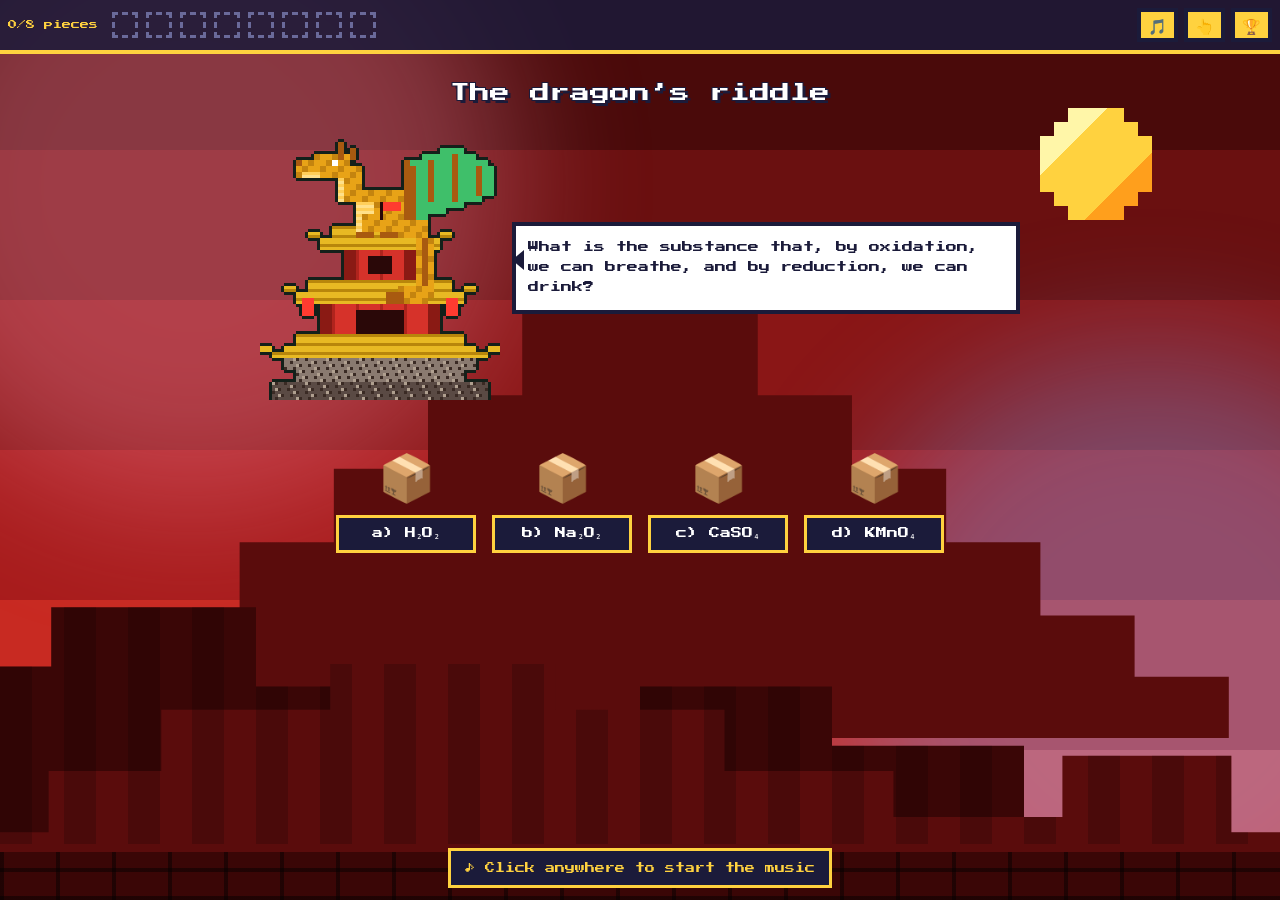
<file: index.html>
<!DOCTYPE html>
<html lang="en"><head><meta charset="utf-8">
<meta name="viewport" content="width=device-width, initial-scale=1, viewport-fit=cover">
<title>Chem Quest: Collect the Puzzle</title>
<link href="https://fonts.googleapis.com/css2?family=Press+Start+2P&display=swap" rel="stylesheet">
<link rel="stylesheet" href="style.css"></head>
<body>
<div class="hud" id="hud"><div class="snd"><button id="bm" title="Music on/off" aria-label="Music on/off">🎵</button><button id="bc" title="Click sounds on/off" aria-label="Click sounds on/off">👆</button><button id="br" title="Win and lose sounds on/off" aria-label="Win and lose sounds on/off">🏆</button></div><span id="prog"></span></div>
<div id="live" class="d"><i class="blob b1"></i><i class="blob b2"></i><i class="sun"></i><i class="moon"></i><div class="stars"></div><i class="mtn"></i><i class="cl c1"></i><i class="cl c2"></i><i class="cl c3"></i><i class="hill h2"></i><i class="hill h1"></i></div>
<main id="stage" aria-live="polite"><div id="fit"></div></main>
<svg id="wire"></svg>
<script src="script.js"></script></body></html>
</file>
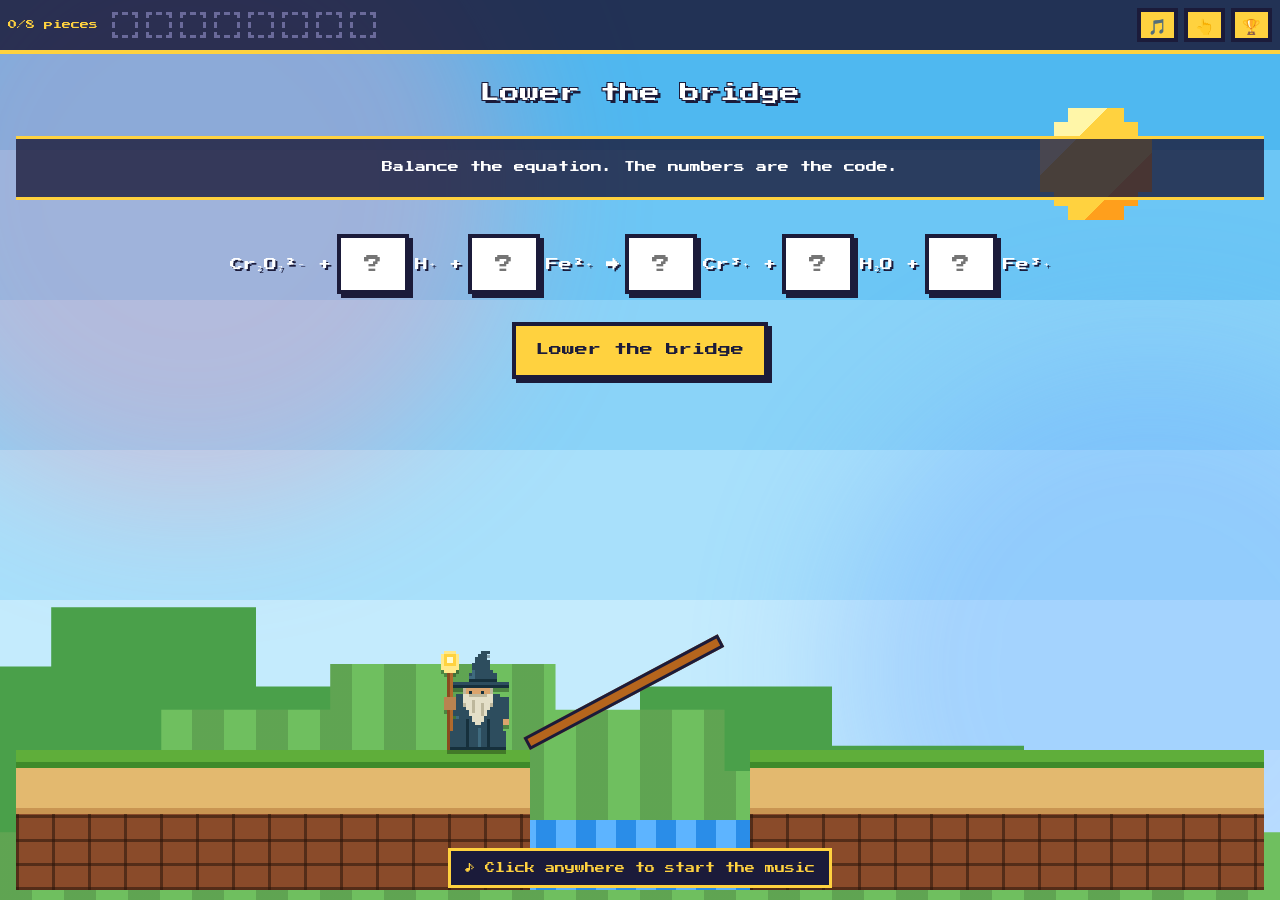
<file: Chem Quest_ Collect the Puzzle (2).html>
<!DOCTYPE html>
<html lang="en"><head><meta charset="utf-8">
<meta name="viewport" content="width=device-width, initial-scale=1, viewport-fit=cover">
<title>Chem Quest: Collect the Puzzle</title>
<link href="https://fonts.googleapis.com/css2?family=Press+Start+2P&display=swap" rel="stylesheet">
<style>
:root{--navy:#1b1b3a;--gold:#ffd23f;--red:#e8383d;--cream:#fff4d6;color-scheme:light;box-sizing:border-box}
*,*::before,*::after{box-sizing:inherit}
html,body{margin:0;height:100%}
body{font-family:'Press Start 2P',ui-monospace,monospace;font-size:11px;line-height:1.8;color:#fff;overflow-x:hidden;touch-action:manipulation}
#stage{position:relative;min-height:100dvh;padding:64px 16px 24px;padding-top:calc(64px + env(safe-area-inset-top,0px));display:flex;flex-direction:column;align-items:center;transition:background .6s;animation:in .5s}
@keyframes in{from{opacity:0;transform:scale(.97)}}
.hud{position:fixed;top:0;left:0;right:0;z-index:20;display:flex;justify-content:center;align-items:center;gap:8px;padding:8px;padding-top:calc(8px + env(safe-area-inset-top,0px));background:rgba(27,27,58,.85);border-bottom:4px solid var(--gold)}
.hud span{font-size:9px;color:var(--gold);margin-right:6px}
.slot{width:26px;height:26px;border:3px dashed #6a6a9a}
.slot.full{border:3px solid #fff;background:var(--c);box-shadow:0 0 12px var(--c);animation:pop .4s steps(4)}
@keyframes pop{50%{transform:scale(1.5)}}
.ttl{font-size:clamp(13px,3.4vw,20px);line-height:1.5;text-align:center;margin:6px 0 8px;text-shadow:3px 3px 0 var(--navy),-1px -1px 0 var(--navy),1px -1px 0 var(--navy),-1px 1px 0 var(--navy)}
.band{width:100vw;background:rgba(27,27,58,.8);padding:12px 18px;text-align:center;margin-bottom:14px;border-block:3px solid var(--gold)}
.msg{min-height:22px;color:#ffe45e;text-shadow:2px 2px 0 var(--navy);text-align:center;margin-top:8px}
button{font:inherit;font-size:10px;color:var(--navy);background:var(--gold);border:4px solid var(--navy);box-shadow:4px 4px 0 var(--navy);padding:10px 14px;cursor:pointer;line-height:1.6;text-align:center}
button:hover:not(:disabled){transform:translateY(-3px)}
button:active:not(:disabled){transform:translate(3px,3px);box-shadow:1px 1px 0 var(--navy)}
button:focus-visible,.gate:focus-visible{outline:4px solid #2ec4b6;outline-offset:3px}
button:disabled{opacity:.5}
.big{font-size:13px;padding:14px 20px;animation:glowb 1s infinite alternate}
@keyframes glowb{to{box-shadow:4px 4px 0 var(--navy),0 0 24px 6px var(--gold)}}
.shake{animation:shake .4s steps(8)!important}
@keyframes shake{25%{transform:translateX(-9px)}75%{transform:translateX(9px)}}
.row{display:flex;flex-wrap:wrap;justify-content:center;gap:14px}
/* bridge */
.eq{display:flex;flex-wrap:wrap;justify-content:center;align-items:center;gap:8px 6px;font-size:13px;text-shadow:2px 2px 0 var(--navy);margin-bottom:10px}
.num{display:flex;flex-direction:column;align-items:center}
.num b{cursor:pointer;color:var(--gold);padding:2px 10px;user-select:none}
.num span{background:#fff;color:var(--navy);min-width:48px;text-align:center;padding:6px;border:4px solid var(--navy);font-size:14px}
.world{position:relative;width:100vw;height:230px;margin-top:auto}
.river{position:absolute;left:0;right:0;bottom:0;height:70px;background:repeating-linear-gradient(90deg,#2a8de8 0 20px,#5db4ff 20px 40px);animation:flow 1s steps(4) infinite}
@keyframes flow{to{background-position:40px 0}}
.cliff{position:absolute;bottom:0;width:30%;height:120px;background:#7a5230;border-top:10px solid #4caf50}
.cliff.l{left:0}.cliff.r{right:0}
.plank{position:absolute;left:30%;bottom:120px;width:40%;height:14px;background:#b5651d;border:3px solid var(--navy);transform-origin:left bottom;transform:rotate(-78deg);transition:transform 1.3s steps(10)}
.plank.down{transform:rotate(0)}
.hero{position:absolute;left:10%;bottom:130px;font-size:64px;transition:left 1.6s steps(16)}
.hero.go{left:80%}
/* colors */
.lants{display:flex;gap:min(10vw,70px);margin:4px 0 10px}
.orb{width:58px;height:58px;border-radius:50%;background:#444;border:4px solid #000;transition:.4s;position:relative}
.orb::before{content:'';position:absolute;left:50%;bottom:100%;width:4px;height:40px;background:#aaa}
.orb.on{background:var(--c);box-shadow:0 0 0 8px rgba(255,255,255,.35),0 0 40px 18px var(--c)}
.pal{margin-top:auto}
.sw{width:64px;height:64px;border-radius:50%;background:var(--c);padding:0;border:5px solid #fff;box-shadow:0 0 0 4px var(--navy)}
/* gates */
.gates{display:flex;flex-wrap:wrap;justify-content:center;gap:14px;width:min(1000px,100%)}
.gate{flex:1 1 200px;max-width:230px;cursor:pointer;text-align:center;display:flex;flex-direction:column;align-items:center}
.door{font-size:60px;line-height:1.1;transition:.3s}
.gate:hover .door{transform:scale(1.15)}
.sign{background:#8a5a2b;border:4px solid var(--navy);padding:8px;color:#fff;margin-top:4px;font-size:9px;line-height:1.7}
.sign b{color:var(--gold);display:block}
.gate.good .door{filter:drop-shadow(0 0 16px var(--gold))}
.gate.bad{pointer-events:none;filter:grayscale(1);opacity:.7}
#hero{position:absolute;bottom:14px;left:calc(50% - 32px);font-size:64px;transition:transform 1.3s ease-in-out;z-index:5}
/* dragon */
.dragon{display:flex;align-items:center;gap:12px;max-width:760px;width:100%;margin-bottom:14px}
.d{font-size:min(22vw,110px);line-height:1;animation:bob 2s ease-in-out infinite}
.d.happy{animation:hop .5s steps(4) 3}
@keyframes hop{50%{transform:translateY(-18px) rotate(-8deg)}}
.d.fire::after{content:'🔥🔥';position:absolute;font-size:44px;animation:in .3s}
.bubble{background:#fff;color:var(--navy);border:4px solid var(--navy);padding:12px;flex:1;position:relative}
.bubble::before{content:'';position:absolute;left:-14px;top:24px;border:10px solid transparent;border-right:12px solid var(--navy)}
.chests{display:flex;flex-wrap:wrap;justify-content:center;gap:16px}
.chest{width:140px;text-align:center;cursor:pointer;animation:bob 2s ease-in-out infinite}
.chest:nth-child(2n){animation-delay:.5s}
@keyframes bob{50%{transform:translateY(-8px)}}
.chest i{display:block;font-size:46px;font-style:normal}
.chest span{display:block;background:var(--navy);padding:6px;margin-top:2px;border:3px solid var(--gold)}
.chest.bad{filter:grayscale(1);pointer-events:none;opacity:.6}
.chip{background:#fff}
.chip.on{background:var(--gold);transform:scale(1.06)}
.q{margin:12px 0 4px;text-shadow:2px 2px 0 var(--navy);text-align:center}
/* IR */
.cage{height:100px;width:min(320px,80vw);border:5px solid #222;background:repeating-linear-gradient(90deg,#222 0 7px,transparent 7px 30px);display:grid;place-items:center;font-size:64px;transition:transform 1.3s steps(8),opacity 1.3s}
.cage.open{transform:translateY(-60px);opacity:.1}
.ir{display:flex;justify-content:space-between;width:min(760px,100%);margin-top:30px}
.col{display:flex;flex-direction:column;gap:26px}
.tok{touch-action:none;cursor:grab;user-select:none}
.tok.done{background:var(--c)}
#wire{position:fixed;inset:0;width:100%;height:100%;pointer-events:none;z-index:10}
/* puzzle */
.pz{display:flex;align-items:center;justify-content:center;flex-wrap:wrap;margin:10px 0 30px}
.pp{background:#2a4d9b;border:4px solid var(--navy);padding:18px 14px;text-align:center;border-radius:6px 22px 22px 6px}
.pp.r{background:#5b3a9b;border-radius:22px 6px 6px 22px}
.gap{min-width:150px;min-height:82px;border:4px dashed var(--gold);display:grid;place-items:center;margin:0 -4px;text-align:center;padding:6px;animation:glowb 1s infinite alternate}
.gap.fit{border-style:solid;background:var(--gold);color:var(--navy);animation:pop .4s steps(4)}
.frag{touch-action:none;cursor:grab;user-select:none;background:#fff;color:var(--navy);border:4px solid var(--navy);border-radius:22px 6px 6px 22px;padding:14px;text-align:center;min-width:130px;box-shadow:4px 4px 0 var(--navy);position:relative;z-index:6}
.frag.back{transition:transform .4s}
/* piece fly */
.pc{width:64px;height:64px;background:var(--c);border:4px solid #fff;border-radius:10px;display:grid;place-items:center;font-size:24px;color:var(--navy)}
.pc.fly{position:fixed;left:calc(50% - 32px);top:36%;z-index:50;transform:scale(0);transition:transform .8s cubic-bezier(.3,1.5,.5,1)}
.pc.fly.show{transform:scale(1.9)}
.pc.fly.go{transition:transform .8s ease-in}
.glow{position:absolute;inset:-80px;z-index:-1;background:radial-gradient(circle,#fffbd0 0,var(--gold) 35%,rgba(255,210,63,0) 70%);animation:pulse .6s steps(4) infinite alternate}
@keyframes pulse{to{transform:scale(1.3)}}
/* final */
.board{display:grid;grid-template-columns:repeat(4,1fr);gap:8px;width:min(560px,92vw);height:min(280px,50vw);margin:20px auto;padding:10px;border:6px solid var(--gold);box-shadow:0 0 40px 10px rgba(255,210,63,.5);background:rgba(255,255,255,.06)}
.board i{border:3px dashed rgba(255,255,255,.45)}
#stage{z-index:1}
#live{position:fixed;inset:0;z-index:0;overflow:hidden;pointer-events:none}
#live i{position:absolute;display:block}
#live .sun,#live .moon,#live .cl,#live .stars{display:none}
#live.d .sun,#live.d .cl,#live.f .sun{display:block}
#live.n .moon,#live.n .stars,#live.f .stars{display:block}
.sun{width:110px;height:110px;border-radius:50%;background:radial-gradient(circle,#fff7b0 30%,#ffd23f 60%,rgba(255,210,63,0) 72%);right:10%;top:12%;box-shadow:0 0 80px 30px rgba(255,210,63,.6);animation:pulse 2s ease-in-out infinite alternate}
.moon{width:90px;height:90px;border-radius:50%;background:#fffbe0;box-shadow:inset -18px -6px 0 #d9d2a8,0 0 60px 18px rgba(255,255,220,.5);right:12%;top:12%;animation:bob 4s ease-in-out infinite}
.cl{height:46px;width:140px;background:#fff;border-radius:50px;opacity:.92;top:18%;left:-250px;animation:drift 42s linear infinite}
.cl::before,.cl::after{content:'';position:absolute;background:#fff;border-radius:50%}
.cl::before{width:60px;height:60px;left:20px;top:-28px}.cl::after{width:46px;height:46px;left:75px;top:-18px}
.c2{top:34%;animation-duration:64s;animation-delay:-22s;scale:.7}.c3{top:8%;animation-duration:80s;animation-delay:-50s;scale:.5}
@keyframes drift{to{transform:translateX(calc(100vw + 500px))}}
.hill{left:-5%;right:-5%;bottom:-24px;height:30vh;border-radius:50% 50% 0 0/100% 100% 0 0;background:var(--h1,#6fbf5f);animation:sway 8s ease-in-out infinite alternate}
.hill.h2{height:40vh;left:-20%;right:20%;background:var(--h2,#4aa04a);animation-duration:11s}
@keyframes sway{to{transform:translateX(40px)}}
.blob{width:50vmax;height:50vmax;border-radius:50%;filter:blur(70px);opacity:.35;animation:wander 14s ease-in-out infinite alternate}
.b1{background:#ff8fab;left:-10%;top:-15%}.b2{background:#6aa6ff;right:-15%;bottom:-10%;animation-delay:-7s}
@keyframes wander{to{transform:translate(20vw,12vh) scale(1.2)}}
.stars{position:absolute;inset:0}
.stars span{position:absolute;width:3px;height:3px;background:#fff;animation:tw 2s infinite alternate}
@keyframes tw{to{opacity:.1;transform:scale(2.2)}}
.hv{display:inline-block;width:1em;height:1.25em;vertical-align:bottom}
.hv svg,.hv img{width:100%;height:100%;object-fit:contain;display:block;filter:drop-shadow(0 4px 0 rgba(0,0,0,.3))}
.orbg{transform-box:fill-box;transform-origin:center;animation:pulse .7s ease-in-out infinite alternate}
.hero{animation:bob 1s steps(2) infinite}
.cl{width:160px;height:64px;background:linear-gradient(#fff 0 70%,#c9e4ff 70%);clip-path:polygon(0 100%,0 50%,12.5% 50%,12.5% 25%,25% 25%,25% 0,62.5% 0,62.5% 25%,75% 25%,75% 50%,100% 50%,100% 100%);border-radius:0;animation-timing-function:steps(150)}
.cl::before,.cl::after{display:none}
.sun{width:112px;height:112px;border-radius:0;box-shadow:none;background:linear-gradient(135deg,#fff6a8 0 30%,#ffd23f 30% 70%,#ff9f1c 70%);clip-path:polygon(25% 0,75% 0,75% 12.5%,87.5% 12.5%,87.5% 25%,100% 25%,100% 75%,87.5% 75%,87.5% 87.5%,75% 87.5%,75% 100%,25% 100%,25% 87.5%,12.5% 87.5%,12.5% 75%,0 75%,0 25%,12.5% 25%,12.5% 12.5%,25% 12.5%);animation:bob 2s steps(4) infinite}
.moon{width:96px;height:96px;border-radius:0;box-shadow:none;background:linear-gradient(135deg,#fffbe0 0 55%,#cfc89a 55%);clip-path:polygon(25% 0,75% 0,75% 12.5%,87.5% 12.5%,87.5% 25%,100% 25%,100% 75%,87.5% 75%,87.5% 87.5%,75% 87.5%,75% 100%,25% 100%,25% 87.5%,12.5% 87.5%,12.5% 75%,0 75%,0 25%,12.5% 25%,12.5% 12.5%,25% 12.5%);animation:bob 4s steps(4) infinite}
.hill{border-radius:0;height:34vh;background-color:var(--h1,#6fbf5f);background-image:repeating-linear-gradient(90deg,rgba(0,0,0,.14) 0 32px,transparent 32px 64px);clip-path:polygon(0 100%,0 70%,8% 70%,8% 50%,16% 50%,16% 30%,28% 30%,28% 15%,44% 15%,44% 30%,56% 30%,56% 50%,68% 50%,68% 65%,80% 65%,80% 45%,92% 45%,92% 70%,100% 70%,100% 100%);animation:sway 10s steps(10) infinite alternate}
.hill.h2{height:44vh;background-color:var(--h2,#4aa04a);clip-path:polygon(0 100%,0 55%,12% 55%,12% 35%,24% 35%,24% 20%,40% 20%,40% 40%,52% 40%,52% 60%,70% 60%,70% 40%,85% 40%,85% 55%,100% 55%,100% 100%);animation-duration:14s}
.blob{display:none}
.hv{width:1em;height:1.3em}
.pxs{width:min(46vw,210px);flex:none;font-size:0}
.pxs svg{width:100%;height:auto;display:block}
#live .mtn{display:none}
#live.m .mtn,#live.m .cl{display:block}
.mtn{left:4%;right:4%;bottom:18vh;height:68vh;background:linear-gradient(#f6fcff 0 20%,#d3e6f0 20% 28%,#9bbfd0 28% 45%,#6f9bb3 45% 70%,#4c7a94 70%);clip-path:polygon(0 100%,0 90%,8% 90%,8% 80%,16% 80%,16% 68%,24% 68%,24% 56%,32% 56%,32% 44%,40% 44%,40% 30%,46% 30%,46% 16%,54% 16%,54% 30%,60% 30%,60% 44%,68% 44%,68% 56%,76% 56%,76% 68%,84% 68%,84% 80%,92% 80%,92% 90%,100% 90%,100% 100%)}
#live.m .hill{background-image:repeating-conic-gradient(rgba(0,0,0,.2) 0 25%,transparent 0 50%);background-size:16px 16px}
#live.g::after{display:none}
.cliff{height:140px;border-top:none;background:linear-gradient(#5fae3a 0 12px,#3f8a2a 12px 18px,#e3b96f 18px 58px,#c99552 58px 64px,#8a4b2a 64px)}
.cliff::after{content:'';position:absolute;left:0;right:0;top:64px;bottom:0;background:repeating-linear-gradient(90deg,rgba(40,20,10,.55) 0 3px,transparent 3px 36px),repeating-linear-gradient(0deg,rgba(40,20,10,.55) 0 3px,transparent 3px 24px)}
.hero{bottom:140px;font-size:76px}
.num input{width:72px;font:inherit;font-size:18px;text-align:center;padding:10px 4px;border:4px solid var(--navy);box-shadow:4px 4px 0 var(--navy);background:#fff;color:var(--navy);-moz-appearance:textfield}
.num input::-webkit-inner-spin-button,.num input::-webkit-outer-spin-button{-webkit-appearance:none;margin:0}
.num input:focus{outline:4px solid var(--gold);outline-offset:2px}
.plank{bottom:140px}
#hero{font-size:76px;left:calc(50% - 38px)}
.stars span{width:4px;height:4px;animation-timing-function:steps(2)}
#live::after{content:'';position:absolute;left:0;right:0;bottom:0;height:56px;border-top:8px solid var(--h1,#6fbf5f);background:repeating-linear-gradient(90deg,rgba(0,0,0,.45) 0 4px,transparent 4px 56px),repeating-linear-gradient(0deg,rgba(0,0,0,.45) 0 4px,transparent 4px 28px),var(--h2,#4aa04a)}
#fit>*{animation:drop .7s cubic-bezier(.3,1.7,.5,1) backwards}
#fit>*:nth-child(2){animation-delay:.1s}#fit>*:nth-child(3){animation-delay:.2s}#fit>*:nth-child(4){animation-delay:.3s}#fit>*:nth-child(5){animation-delay:.4s}
@keyframes drop{from{transform:translateY(-60px) scale(.7);opacity:0}}
.ttl{animation:wig 2.4s ease-in-out infinite}
@keyframes wig{50%{transform:rotate(-1.2deg) scale(1.04)}}
.hero{animation:bob 1s ease-in-out infinite}
.sw:hover:not(:disabled){animation:none;transform:scale(1.2) rotate(10deg)}
.sw{animation:bob 2.4s ease-in-out infinite}.sw:nth-child(2n){animation-delay:.4s}
.gate .door{animation:bob 2s ease-in-out infinite}.gate:nth-child(2n) .door{animation-delay:.5s}
#fx{position:fixed;inset:0;overflow:hidden;pointer-events:none;z-index:2}
#fx span{position:absolute;bottom:-60px;opacity:.35;animation:rise linear infinite}
@keyframes rise{to{transform:translateY(-115vh) rotate(360deg)}}
.mute{position:absolute;right:10px;padding:3px 8px;font-size:14px;box-shadow:none}
.cf{position:fixed;left:50vw;top:36vh;width:10px;height:14px;z-index:60;pointer-events:none;animation:burst 1.6s ease-out forwards}
@keyframes burst{40%{transform:translate(calc(var(--dx)*.7),var(--up)) rotate(calc(var(--r)*.5))}to{transform:translate(var(--dx),60vh) rotate(var(--r));opacity:0}}
.spk{position:fixed;z-index:80;pointer-events:none;color:var(--gold);font-size:16px;animation:spark .6s ease-out forwards}
@keyframes spark{to{transform:translate(var(--dx),var(--dy)) scale(0);opacity:0}}
.flash{position:fixed;inset:0;background:#fff;z-index:55;pointer-events:none;animation:fl .6s forwards}
@keyframes fl{from{opacity:.7}to{opacity:0}}
.cheer{position:fixed;top:16%;left:0;right:0;text-align:center;font-size:clamp(22px,7vw,46px);color:#ffe45e;text-shadow:4px 4px 0 #1b1b3a;z-index:70;pointer-events:none;animation:cheer 1.4s forwards}
@keyframes cheer{0%{transform:scale(0) rotate(-12deg)}30%{transform:scale(1.25) rotate(4deg)}100%{transform:scale(1) translateY(-50px);opacity:0}}
.pxs{width:240px;flex:none;font-size:0}
.pxi{width:100%;display:block;image-rendering:pixelated}
@media (max-width:520px){.pxs{width:160px}}
.world{height:250px}
.cliff{width:36%}
.plank{left:36%;width:0;height:14px;transform:none;transition:width 1.3s steps(10)}
.plank.down{width:28%}
.pzw{position:relative;margin:6px auto 0}
.pzb{position:absolute;left:0;top:0;outline:4px dashed var(--gold);background:rgba(255,255,255,.1)}
.pzb::before{content:'';position:absolute;inset:0;background:var(--img) 0 0/100% 100%;opacity:.18}
.pc2{position:absolute;touch-action:none;cursor:grab;filter:drop-shadow(0 4px 4px rgba(0,0,0,.5));transition:transform .15s}
.pc2.ok{cursor:default;filter:none}
.pi{position:absolute;inset:0;background-image:var(--img);background-repeat:no-repeat}
.ol{position:absolute;inset:0;pointer-events:none;overflow:visible}
.ol path{fill:none;stroke:#fff;stroke-width:2;stroke-linejoin:round}
.pzw.done .ol path{opacity:0}
.pzw.done .pzb{outline-color:#7bd389}
.term{display:inline-flex;align-items:center;gap:6px;white-space:nowrap}
.world{height:270px}
.cliff{width:calc(50% - 110px)}
.plank{left:calc(50% - 110px);width:220px;height:14px;transform:rotate(-28deg);transform-origin:left bottom;transition:transform 1.3s steps(10)}
.plank.down{width:220px;transform:rotate(0)}
.hero{left:max(8px,calc(50% - 200px))}
.hero.go{left:calc(50% + 130px)}
#live .mtn{display:none}
#live.c .sun,#live.c .mtn{display:block}
#live.c .mtn{background:linear-gradient(#7a1414 0 25%,#5a0c0c 25%)}
#live.c .hill{background-image:repeating-linear-gradient(90deg,rgba(0,0,0,.18) 0 32px,transparent 32px 64px)}
.hud{flex-wrap:wrap}
.snd{order:9;margin-left:auto;display:flex;gap:6px}
.snd button{padding:3px 7px;font-size:15px;box-shadow:none;line-height:1.3}
.snd button.off{background:linear-gradient(135deg,transparent 44%,#e8383d 44% 56%,transparent 56%),var(--gold);filter:grayscale(.7);opacity:.7}
.ttl{margin:12px 0 26px;line-height:1.7}
.band{margin:0 0 34px;padding:18px 20px;line-height:2}
.eq{margin-bottom:28px}
.lants{margin:26px 0 30px}
.dragon{margin-bottom:30px}
.gates{margin-top:8px}
.q{margin:22px 0 10px}
.ir{margin-top:44px}
.pz{margin:24px 0 36px}
.msg{margin-top:18px}
html,body{height:100%;overflow:hidden}
#stage{height:100dvh;min-height:0;overflow:hidden;padding:0;display:block}
#fit{position:absolute;left:0;top:var(--hud,52px);transform-origin:0 0;display:flex;flex-direction:column;align-items:center;padding:10px 16px;box-sizing:border-box;width:100vw}
.band,.world{width:100%}
.hint{position:fixed;bottom:12px;left:0;right:0;margin:auto;width:max-content;max-width:92vw;z-index:30;background:var(--navy);color:var(--gold);border:3px solid var(--gold);padding:8px 14px;font-size:10px;pointer-events:none}
@media (prefers-reduced-motion:reduce){*{animation:none!important;transition-duration:.01s!important}}
</style></head>
<body>
<div class="hud" id="hud"><div class="snd"><button id="bm" title="Music on/off" aria-label="Music on/off">🎵</button><button id="bc" title="Click sounds on/off" aria-label="Click sounds on/off">👆</button><button id="br" title="Win and lose sounds on/off" aria-label="Win and lose sounds on/off">🏆</button></div><span id="prog"></span></div>
<div id="live" class="d"><i class="blob b1"></i><i class="blob b2"></i><i class="sun"></i><i class="moon"></i><div class="stars"></div><i class="mtn"></i><i class="cl c1"></i><i class="cl c2"></i><i class="cl c3"></i><i class="hill h2"></i><i class="hill h1"></i></div>
<main id="stage" aria-live="polite"><div id="fit"></div></main>
<svg id="wire"></svg>
<script>
/* ===== EDIT ANSWERS HERE ===== */
const ANS={bridge:[14,6,2,7,6],colors:['blue','red','violet'],zimm:1,dragon:0,ir:[2,0,1],c13:2,nmr:2};
/* ============================= */
const COL=['#e8383d','#ffd23f','#2ec4b6','#ff8fab','#5b8def','#9b5de5','#ff9f1c','#7bd389'];
const BG=['linear-gradient(#7fd8ff,#e6f7ff 55%,#8bd36b)','linear-gradient(#150f3a,#4a2f7a 70%,#8a3f9b)','linear-gradient(#ffb36b,#ffe3a8 50%,#c8a45a)','linear-gradient(#2a0a0a,#8a1c1c 70%,#e8683d)','linear-gradient(#10243a,#245a7a 70%,#2ec4b6)','linear-gradient(#a8e6a0,#e9ffd8 55%,#6fbf5f)','linear-gradient(#3a0f4a,#a33a8a 70%,#ff9f6b)','linear-gradient(#0f1f4a,#2a4d9b 70%,#6aa6ff)'];
const $=s=>document.querySelector(s),st=$('#stage'),live=$('#live'),slots=[];let got=0;
for(let i=0;i<8;i++){const s=document.createElement('div');s.className='slot';$('#hud').appendChild(s);slots.push(s)}
const shake=e=>{sfx('bad');e.classList.remove('shake');void e.offsetWidth;e.classList.add('shake')};
const msg=t=>{const m=$('#msg');if(m)m.textContent=t};
const band=(...c)=>`linear-gradient(${c.map((x,i)=>`${x} ${i*100/c.length}% ${(i+1)*100/c.length}%`).join(',')})`;
const DAY=['#4fb8f0','#6cc6f5','#8ad3f8','#a8e0fb','#c4ebfd','#dff6ff'];
BG.splice(0,8,band(...DAY),band('#0d0a2a','#150f3a','#1f1450','#2c1b66','#3a2380','#4a2f7a'),band('#ff9a4d','#ffad66','#ffc080','#ffd399','#ffe3a8','#fff0c2'),band('#2a0a0a','#4a1010','#6a1818','#8a1c1c','#b8301f','#e8683d'),band('#0b1a2e','#10243a','#173a54','#1f4f6e','#2a6a88','#2ec4b6'),band(...DAY),band('#2a0a3a','#3a0f4a','#5a1a6a','#7a2a7a','#a33a8a','#ff9f6b'),band('#0a1640','#0f1f4a','#17306e','#1f4080','#2a4d9b','#6aa6ff'));
const TH=['d','n','d','f','n','d','n','n'],HC=[['#6fbf5f','#4aa04a'],['#2a1a5a','#1a0f3a'],['#d9b25a','#b88f3a'],['#5a1010','#3a0a0a'],['#1f5a6a','#143a4a'],['#6fbf5f','#3f9a4f'],['#7a2a6a','#5a1a4a'],['#1f3a7a','#142a5a']];
const scene=h=>{const i=TI,b=document.body.style;st.style.animation='none';void st.offsetWidth;st.style.animation='';b.background=BG[i];b.backgroundAttachment='fixed';live.className=TH[i];live.style.setProperty('--h1',HC[i][0]);live.style.setProperty('--h2',HC[i][1]);$('#fit').innerHTML=h;$('#wire').innerHTML='';fitNow()};
const T=(t,q)=>`<div class="ttl">${t}</div>${q?`<div class="band">${q}</div>`:''}`;
const ctr=e=>{const r=e.getBoundingClientRect();return[r.left+r.width/2,r.top+r.height/2]};
let AC,muted=false;
const tone=(f,t=0,d=.12,ty='square',v=.06,f2=0,dest=null)=>{if(muted||!AC)return;const o=AC.createOscillator(),g=AC.createGain(),n=AC.currentTime+t;o.type=ty;o.frequency.value=f;if(f2)o.frequency.exponentialRampToValueAtTime(f2,n+d);g.gain.setValueAtTime(v,n);g.gain.exponentialRampToValueAtTime(.001,n+d);o.connect(g);g.connect(dest||AC.destination);o.start(n);o.stop(n+d)};
const sfx=k=>{
  if(((k=='tap'||k=='pop')&&!SND.click)||((k=='win'||k=='bad'||k=='clear')&&!SND.result))return;
  if(PAUSE[k])pauseMusic(PAUSE[k]);
  if(k=='tap')tone(330,0,.09,'square',.04,700);
  if(k=='pop')tone(1319,0,.07,'square',.06);
  if(k=='bad'){[494,466,440,415,392,370,349].forEach((f,i)=>tone(f,i*.07,.09,'square',.07));tone(196,.55,.4,'triangle',.09)}
  if(k=='win'){tone(988,0,.08,'square',.07);tone(1319,.08,.45,'square',.07);[392,523,659,784,1047,1319,1568].forEach((f,i)=>tone(f,.6+i*.08,.1,'square',.06));tone(1568,1.2,.6,'square',.06);tone(1319,1.2,.6,'square',.04)}
  if(k=='clear'){[392,523,659,784,1047,784,1047].forEach((f,i)=>tone(f,i*.11,.1,'square',.07));[415,523,622,831,1047,831,1047].forEach((f,i)=>tone(f,.85+i*.11,.1,'square',.07));[466,587,698,932,1175,932,1175].forEach((f,i)=>tone(f,1.7+i*.11,.1,'square',.07));tone(1568,2.5,.8,'square',.07);tone(1047,2.5,.8,'square',.05)}
};
const add=(c,h,css)=>{const e=document.createElement('div');e.className=c;e.innerHTML=h||'';if(css)e.style.cssText=css;document.body.appendChild(e);return e};
const R=(a,b)=>a+Math.random()*(b-a);
function sparkle(x,y){for(let i=0;i<7;i++){const s=add('spk','✦',`left:${x}px;top:${y}px;--dx:${R(-50,50)}px;--dy:${R(-50,50)}px`);setTimeout(()=>s.remove(),650)}}
function celebrate(){
  for(let i=0;i<70;i++){const c=add('cf','',`background:${COL[i%8]};--dx:${R(-320,320)}px;--up:${R(-120,-280)}px;--r:${R(-720,720)}deg`);setTimeout(()=>c.remove(),1700)}
  const f=add('flash');setTimeout(()=>f.remove(),700);
  const w=add('cheer',['NICE!','AWESOME!','BOOM!','GENIUS!','YES!','WOW!'][Math.floor(R(0,6))]);setTimeout(()=>w.remove(),1500);
}
addEventListener('pointerdown',()=>{startAudio();sfx('tap')});
const fx=document.createElement('div');
const sg=$('.stars');for(let i=0;i<50;i++){const s=document.createElement('span');s.style.cssText=`left:${R(0,100)}%;top:${R(0,70)}%;animation-delay:-${R(0,2)}s`;sg.appendChild(s)}
['⚗️','🧪','🔬','⭐','✨','🧬','💧','🫧','⚛️','🧫'].forEach(e=>{for(let k=0;k<2;k++){const s=document.createElement('span');s.textContent=e;s.style.cssText=`left:${R(0,95)}vw;font-size:${R(18,40)}px;animation-duration:${R(9,19)}s;animation-delay:-${R(0,15)}s`;fx.appendChild(s)}});

function win(){
  const p=document.createElement('div');p.className='pc fly';p.style.setProperty('--c',COL[got]);p.innerHTML='<div class="glow"></div>★';document.body.appendChild(p);
  requestAnimationFrame(()=>requestAnimationFrame(()=>p.classList.add('show')));sfx('win');celebrate();
  setTimeout(()=>{const t=ctr(slots[got]),c=ctr(p);p.classList.add('go');p.style.transform=`translate(${t[0]-c[0]}px,${t[1]-c[1]}px) scale(.4)`},1500);
  setTimeout(()=>{const s=slots[got];s.style.setProperty('--c',COL[got]);s.classList.add('full');p.remove();sfx('pop');got++;next()},2400);
}
/* To use your own character: paste an image data-URI here (data:image/png;base64,...) */
const HERO_IMG='';
const HERO=HERO_IMG?`<span class="hv"><img src="${HERO_IMG}" alt=""></span>`:`<span class="hv"><svg viewBox="0 0 32 40" shape-rendering="crispEdges" aria-hidden="true"><path d="M8 13h16l5 23H3z" fill="#c4202a"/><path d="M8 13h16l2 8H6z" fill="#e8383d"/><rect x="27" y="7" width="2" height="30" fill="#8a5a2b"/><circle class="orbg" cx="28" cy="5" r="4" fill="#7df9ff"/><circle cx="27" cy="4" r="1.2" fill="#fff"/><rect x="10" y="1" width="12" height="4" fill="#ffd23f"/><rect x="15" y="0" width="2" height="2" fill="#e8383d"/><rect x="11" y="5" width="10" height="9" fill="#f2c08d"/><rect x="10" y="7" width="12" height="4" fill="#1b1b3a"/><rect x="11" y="8" width="4" height="2" fill="#2ec4b6"/><rect x="17" y="8" width="4" height="2" fill="#2ec4b6"/><rect x="12" y="8" width="1" height="1" fill="#fff"/><rect x="18" y="8" width="1" height="1" fill="#fff"/><rect x="13" y="12" width="6" height="1" fill="#b5651d"/><rect x="9" y="14" width="14" height="13" fill="#fff"/><rect x="9" y="14" width="14" height="2" fill="#ffd23f"/><rect x="15" y="16" width="2" height="11" fill="#9b5de5"/><rect x="9" y="23" width="14" height="2" fill="#ffd23f"/><rect x="6" y="15" width="3" height="10" fill="#fff"/><rect x="23" y="15" width="3" height="10" fill="#fff"/><rect x="6" y="25" width="3" height="3" fill="#f2c08d"/><rect x="23" y="25" width="3" height="3" fill="#f2c08d"/><rect x="11" y="27" width="4" height="8" fill="#1b1b3a"/><rect x="17" y="27" width="4" height="8" fill="#1b1b3a"/><rect x="10" y="35" width="6" height="4" fill="#ffd23f"/><rect x="16" y="35" width="6" height="4" fill="#ffd23f"/></svg></span>`;
const SPR=['....kkkkkkkk....','...kggggggggk...','..kggggggggggk..','..kkkkkkkkkkkk..','..kssssssssssk..','..ksccssssccsk..','..kssssssssssk..','..ksssnnnnsssk..','...kkssssssk....','.rrkwwwwwwwxkrr.','rrrkwwwppwwxkrrr','rrrkwwwppwwxkrrr','rrskwwwppwwwksrr','rrrkggggggggkrrr','.rrkwwwwwwwxkrr.','...kddd..dddk...','...kddd..dddk...','..kgggk..kgggk..','..kkkkk..kkkkk..'];
const PAL={k:'#1b1b3a',g:'#ffd23f',s:'#f2c08d',c:'#3be8ff',n:'#8a4b1f',w:'#ffffff',x:'#c9d3ff',r:'#d62839',p:'#8a3ffc',d:'#2a4d9b'};
const PIX=HERO_IMG?HERO:`<span class="hv"><svg viewBox="0 0 16 19" shape-rendering="crispEdges" aria-hidden="true">${SPR.map((r,y)=>[...r].map((c,x)=>PAL[c]?`<rect x="${x}" y="${y}" width="1.02" height="1.02" fill="${PAL[c]}"/>`:'').join('')).join('')}</svg></span>`;
const sp=(vb,s,P)=>{let a='',o='';s.split(';').forEach(t=>{const [x,y,w,h,c]=t.split(',');const r=`<rect x="${x}" y="${y}" width="${w}" height="${h}" fill="${P[c]}"/>`;'ZYQ'.includes(c)?o+=r:a+=r});return `<svg viewBox="${vb}" shape-rendering="crispEdges" aria-hidden="true">${a}<g class="orbg">${o}</g></svg>`};
const WPAL={O:'#8a4b1f',o:'#b06a2d',H:'#2d4d5e',h:'#3f6a7e',D:'#16303c',F:'#dba46d',G:'#b98350',B:'#e4dfc8',b:'#bdb79c',Z:'#ffe98a',Y:'#ffd23f',Q:'#fffbd0'};
const WSP='2,6,2,26,O;3,6,1,26,o;5,14,14,2,H;5,16,14,6,H;4,22,16,4,H;3,26,18,6,H;8,22,1,9,D;15,22,1,9,D;12,25,1,6,h;5,17,1,5,h;3,31,18,1,D;19,15,3,7,H;20,22,2,2,F;4,16,3,5,H;1,15,4,4,G;13,0,3,1,H;12,1,3,1,H;11,2,4,1,H;11,3,5,1,H;10,4,6,2,H;10,6,7,1,H;9,7,9,3,H;10,6,1,4,h;9,8,1,2,h;9,9,9,1,D;4,10,18,2,H;4,11,18,1,D;8,12,8,3,F;9,13,1,1,D;13,13,1,1,D;7,12,1,6,b;16,12,1,6,b;7,14,10,3,B;8,17,8,2,B;9,19,6,2,B;10,21,4,2,B;11,23,2,1,B;9,14,6,1,b;10,16,1,4,b;13,17,1,4,b;1,0,4,1,Z;0,1,6,5,Z;1,6,4,1,Z;1,1,4,4,Y;2,2,2,2,Q';
const WIZ=HERO_IMG?HERO:`<span class="hv">${sp('0 0 24 32',WSP,WPAL)}</span>`;
const DPAL={g:'#3f9a3a',G:'#2a6a2a',l:'#9bd05a',w:'#5fb84a',e:'#ffd23f',t:'#c9a56a',T:'#a8844c',r:'#a8441c',R:'#7a2e12',s:'#6b5a43',S:'#4a3d2d',q:'#8a7a60',k:'#2a1c10'};
const DSP='24,4,2,10,G;30,2,4,1,w;27,3,9,1,w;25,4,13,1,w;26,5,13,5,w;26,10,11,1,w;26,11,8,1,w;26,12,5,1,w;26,13,2,1,w;28,4,1,7,G;32,3,1,8,G;36,5,1,5,G;22,14,6,3,g;26,17,3,10,g;27,17,1,9,G;23,25,5,3,g;21,26,3,2,G;16,9,8,7,g;16,11,3,5,l;13,5,4,6,g;13,6,1,5,l;9,3,6,4,g;6,4,4,3,g;7,6,3,1,l;12,4,1,1,e;6,4,1,1,G;13,1,1,3,G;15,2,1,2,G;17,13,2,3,g;21,13,2,3,g;16,16,3,1,G;20,16,3,1,G;10,34,20,2,s;8,36,24,2,s;6,38,28,6,s;6,41,28,3,S;12,39,3,2,q;24,38,4,2,q;10,32,20,6,t;26,32,4,6,T;10,30,2,2,t;14,30,2,2,t;18,30,2,2,t;22,30,2,2,t;26,30,2,2,T;16,20,8,12,t;21,20,3,12,T;16,15,8,1,r;15,16,10,1,r;14,17,12,2,r;21,15,3,4,R;10,25,5,7,t;11,21,3,1,r;10,22,5,1,r;9,23,7,2,r;25,25,5,7,t;28,25,2,7,T;26,21,3,1,r;25,22,5,1,r;24,23,7,2,r;19,23,2,3,k;12,27,1,2,k;27,27,1,2,k;18,34,4,4,k;19,33,2,1,k';
const DRG=sp('0 0 40 44',DSP,DPAL);
const SKY_M=band('#2f8fa8','#4aa6bd','#6bbdd0','#8fd0dc','#b2e0e6','#d4f0f0');
BG[3]=BG[6]=band('#4a0a0a','#6a1010','#8a1616','#a81c1c','#c82a22','#e8453a');TH[0]='d g';TH[3]=TH[6]='c';HC[3]=HC[6]=['#5a0c0c','#3a0606'];

const DPAL2={...DPAL,V:'#4a8a3a',E:'#e8383d'};
const TEX=(k,x,y)=>{
  if(k=='t'||k=='T'){const r=Math.floor(y/6);if(y%6==0||(x+(r&1)*6)%12==0)return k=='t'?'#a8844c':'#86663a'}
  if(k=='r'||k=='R'){if(y%4==0)return k=='r'?'#7a2e12':'#4e1a08'}
  if(k=='s'||k=='S'||k=='q'){const h=(x*7+y*13)%11;if(h<2)return '#3d3226';if(h==5)return '#8a7a60'}
  if(k=='g'){if(((x>>1)+(y>>1))%3==0)return '#357f31'}
  if(k=='l'){if(y%2==0)return '#86b84a'}
  return null};
function pixSprite(w,h,m,s,P,ex,tex){
  const c=document.createElement('canvas');c.width=w*m;c.height=h*m;const x=c.getContext('2d'),CW=c.width,CH=c.height;
  const G=Array.from({length:CH},()=>Array(CW).fill(''));
  const paint=(X,Y,A,B,k)=>{for(let j=Y;j<Y+B;j++)for(let i=X;i<X+A;i++)if(i>=0&&j>=0&&i<CW&&j<CH)G[j][i]=k};
  const run=(str,mm)=>str.split(';').forEach(t=>{const a=t.split(',');paint(+a[0]*mm,+a[1]*mm,+a[2]*mm,+a[3]*mm,a[4])});
  run(s,m);run(ex,1);
  for(let j=0;j<CH;j++)for(let i=0;i<CW;i++){const k=G[j][i];
    if(k){x.fillStyle=tex(k,i,j)||P[k];x.fillRect(i,j,1,1)}
    else if((G[j-1]&&G[j-1][i])||(G[j+1]&&G[j+1][i])||G[j][i-1]||G[j][i+1]){x.fillStyle='#14201a';x.fillRect(i,j,1,1)}}
  return `<img class="pxi" alt="" src="${c.toDataURL()}">`};
const TP={Y:'#e8b923',m:'#d6322a',M:'#8a1a14',k:'#2a0808',s:'#8a7a70',S:'#5a4a44',L:'#ff3b30',g:'#e8a317',G:'#a85a10',l:'#ffe08a',w:'#3fbf6a',e:'#ffffff'};
const TEX2=(k,x,y)=>{
  if(k=='Y'){if(y%3==0)return '#b8860b'}
  if(k=='m'){if(x%8==0)return '#b0241d'}
  if(k=='s'||k=='S'){const h=(x*7+y*13)%11;if(h<2)return '#3a2a24';if(h==5)return '#b0a090'}
  if(k=='g'){if(((x>>1)+(y>>1))%3==0)return '#c4840f'}
  if(k=='l'){if(y%2==0)return '#ffcf5a'}
  return null};
const DRAG=DSP.split(';10,34,20,2,s')[0];
const DRG2=pixSprite(40,44,2,'14,19,12,5,m;14,19,2,5,M;24,19,2,5,M;18,20,4,3,k;12,15,16,2,Y;10,17,20,2,Y;16,14,8,1,Y;19,11,2,3,Y;8,16,2,1,Y;30,16,2,1,Y;10,28,20,5,m;10,28,2,5,M;28,28,2,5,M;16,29,8,4,k;8,24,24,2,Y;6,26,28,2,Y;4,25,2,1,Y;34,25,2,1,Y;4,35,32,1,Y;2,36,36,1,Y;0,35,2,1,Y;38,35,2,1,Y;6,33,28,2,Y;4,37,32,2,s;6,39,28,2,s;2,41,36,3,S'+';'+DRAG,TP,'14,54,4,6,L;62,54,4,6,L;14,52,4,2,Y;62,52,4,2,Y;40,22,1,6,k;41,22,6,3,L',TEX2);

const PZ={IMG:'[data-uri]',IW:800,IH:477,C:4,R:2};
function final(){
  $('#prog').textContent='8/8 pieces';
  scene(T('You collected every piece!','Drag the pieces onto the board to rebuild the chart.')+`<div class="row"><button class="big" id="solve">Assemble it for me</button></div><div class="pzw" id="pzw"><div class="pzb" id="pzb"></div></div><div class="msg" id="msg"></div>`);
  document.documentElement.style.setProperty('--img',`url(${PZ.IMG})`);
  const {C,R}=PZ,wide=innerWidth>=900,W=wide?Math.min((innerWidth-70)/2.2,600):Math.min(innerWidth-28,660),H=W*PZ.IH/PZ.IW,cw=W/C,ch=H/R,t=Math.min(cw,ch)*.24,m=t/.37;
  const wrap=$('#pzw'),b=$('#pzb');
  wrap.style.cssText=`width:${wide?W*2.2+60:W}px;height:${wide?H+2*t:H+60+ch*2*.95+t*2}px`;b.style.cssText=`width:${W}px;height:${H}px`;
  const hh=[],vv=[],sg=()=>Math.random()<.5?1:-1;
  for(let r=0;r<R;r++){hh[r]=[];vv[r]=[];for(let c=0;c<C;c++){hh[r][c]=sg();vv[r][c]=sg()}}
  const edge=(x,y,dx,dy,nx,ny,L,s)=>{const P=(u,v)=>`${(x+dx*u*L+nx*s*v*m).toFixed(1)},${(y+dy*u*L+ny*s*v*m).toFixed(1)}`;
    return s?`L${P(.35,0)}C${P(.35,.1)} ${P(.3,.18)} ${P(.3,.28)}C${P(.3,.4)} ${P(.7,.4)} ${P(.7,.28)}C${P(.7,.18)} ${P(.65,.1)} ${P(.65,0)}L${P(1,0)}`:`L${P(1,0)}`};
  const order=[...Array(C*R).keys()].sort(()=>Math.random()-.5);let z=10,placed=0;const pcs=[];
  for(let r=0;r<R;r++)for(let c=0;c<C;c++){
    const top=r?-hh[r-1][c]:0,right=c<C-1?vv[r][c]:0,bot=r<R-1?hh[r][c]:0,left=c?-vv[r][c-1]:0;
    const d=`M${t},${t}`+edge(t,t,1,0,0,-1,cw,top)+edge(t+cw,t,0,1,1,0,ch,right)+edge(t+cw,t+ch,-1,0,0,1,cw,bot)+edge(t,t+ch,0,-1,-1,0,ch,left)+'Z';
    const el=document.createElement('div'),pw=cw+2*t,ph=ch+2*t;el.className='pc2';
    el.style.cssText=`width:${pw}px;height:${ph}px`;
    el.innerHTML=`<div class="pi" style="clip-path:path('${d}');background-size:${W}px ${H}px;background-position:${t-c*cw}px ${t-r*ch}px"></div><svg class="ol" width="${pw}" height="${ph}"><path d="${d}"/></svg>`;
    const i=order.indexOf(r*C+c),tx=c*cw-t,ty=r*ch-t;
    el.style.left=(wide?W+50+(i%C)*cw*1.1:(i%C)*cw)-t+(Math.random()*16-8)+'px';el.style.top=(wide?Math.floor(i/C)*ch*1.12:H+50+Math.floor(i/C)*ch*.95)-t+(Math.random()*12-6)+'px';el.style.zIndex=z++;
    el.onpointerdown=e=>{
      if(el.dataset.ok)return;e.preventDefault();el.setPointerCapture(e.pointerId);
      const cx0=e.clientX,cy0=e.clientY,l0=el.offsetLeft,t0=el.offsetTop;el.style.zIndex=++z;el.style.transform='scale(1.04)';
      el.onpointermove=ev=>{el.style.left=l0+(ev.clientX-cx0)/FIT+'px';el.style.top=t0+(ev.clientY-cy0)/FIT+'px'};
      el.onpointerup=()=>{el.onpointermove=el.onpointerup=null;el.style.transform='';
        if(Math.hypot(el.offsetLeft-tx,el.offsetTop-ty)<Math.min(cw,ch)*.4){
          el.style.left=tx+'px';el.style.top=ty+'px';el.dataset.ok=1;el.classList.add('ok');el.style.zIndex=1;sfx('pop');msg('');
          if(++placed===C*R){wrap.classList.add('done');sfx('clear');celebrate();$('.band').textContent='Puzzle complete! You rebuilt the IR chart.'}
        }else msg('Not here. Try another spot.')};
    };
    pcs.push([el,tx,ty]);wrap.appendChild(el);
  }
  $('#solve').onclick=()=>{
    $('#solve').disabled=true;let k=0;
    pcs.forEach(([el,tx,ty])=>{if(el.dataset.ok)return;
      setTimeout(()=>{el.style.transition='left .8s ease-in-out,top .8s ease-in-out';el.style.zIndex=50;el.style.left=tx+'px';el.style.top=ty+'px';sfx('pop');
        setTimeout(()=>{el.dataset.ok=1;el.classList.add('ok');el.style.zIndex=1},850)},k++*350)});
    setTimeout(()=>{wrap.classList.add('done');sfx('clear');celebrate();$('.band').textContent='Puzzle complete! You rebuilt the IR chart.'},k*350+1100);
  };
}
const SND={music:true,click:true,result:true,started:0,t:0,step:0};
/* music pauses while win / lose / clear sounds play, then restarts */
let MB;const mbus=()=>MB||(MB=AC.createGain(),MB.connect(AC.destination),MB);
const PAUSE={win:1.85,bad:1.0,clear:3.4};
const pauseMusic=d=>{if(!AC)return;const b=mbus();b.gain.cancelScheduledValues(AC.currentTime);b.gain.setValueAtTime(0,AC.currentTime);SND.until=AC.currentTime+d+.15};
/* original bouncy 8-bit loop: C - G - Am - F */
const LEAD=[784,0,659,784,1047,0,784,0, 988,0,784,988,1175,0,988,0, 880,0,659,880,1047,880,659,0, 698,880,1047,880,784,0,523,0];
const ROOT=[131,196,220,175];
let NBUF;
const noise=(t,d,v,hp,dest)=>{if(!AC)return;NBUF=NBUF||(()=>{const b=AC.createBuffer(1,AC.sampleRate*.3,AC.sampleRate),a=b.getChannelData(0);for(let i=0;i<a.length;i++)a[i]=Math.random()*2-1;return b})();
  const s=AC.createBufferSource(),g=AC.createGain(),f=AC.createBiquadFilter(),n=AC.currentTime+t;s.buffer=NBUF;f.type='highpass';f.frequency.value=hp;
  g.gain.setValueAtTime(v,n);g.gain.exponentialRampToValueAtTime(.001,n+d);s.connect(f);f.connect(g);g.connect(dest||AC.destination);s.start(n);s.stop(n+d)};
setInterval(()=>{
  if(!AC||!SND.music||!SND.started)return;
  const bus=mbus();
  if(SND.until){if(AC.currentTime<SND.until)return;SND.until=0;SND.step=0;SND.t=AC.currentTime+.05;bus.gain.setValueAtTime(1,AC.currentTime)}
  if(SND.t<AC.currentTime)SND.t=AC.currentTime+.05;
  while(SND.t<AC.currentTime+.4){const i=SND.step%32,o=SND.t-AC.currentTime,r=ROOT[i>>3],j=i%8;
    if(LEAD[i])tone(LEAD[i],o,.17,'square',.03,0,bus);
    tone(j%2?r*2:r,o,.16,'triangle',.07,0,bus);
    if(j%4==0)tone(150,o,.12,'sine',.12,45,bus);
    if(j%4==2)noise(o,.09,.05,1500,bus);
    if(j%2)noise(o,.03,.02,6000,bus);
    SND.step++;SND.t+=.2}
},100);
[['#bm','music'],['#bc','click'],['#br','result']].forEach(([id,k])=>{const b=$(id);b.onclick=()=>{SND[k]=!SND[k];b.classList.toggle('off',!SND[k]);if(k=='music'&&SND[k]&&AC)SND.t=AC.currentTime+.1}});
const hint=add('hint','♪ Click anywhere to start the music');
function go(){if(AC&&AC.state==='running'&&!SND.started){SND.started=1;SND.t=AC.currentTime+.1;hint.remove()}}
function startAudio(){try{AC=AC||new(window.AudioContext||window.webkitAudioContext)();AC.onstatechange=go;AC.resume&&AC.resume().then(go).catch(()=>{});go()}catch(e){}}
['keydown','touchstart'].forEach(ev=>addEventListener(ev,startAudio,{passive:true}));
startAudio();
const stages=[bridge,colors,zimm,dragon,ir,c13,twins,nmr];
let TI=0;
let FIT=1;
function fitNow(){const f=$('#fit'),top=$('#hud').offsetHeight,avail=innerHeight-top;
  st.style.setProperty('--hud',top+'px');f.style.transform='none';f.style.width='100vw';f.style.height='auto';
  const h=f.scrollHeight;FIT=Math.max(.4,Math.min(1,avail/h));
  f.style.width=(100/FIT)+'vw';f.style.height=(avail/FIT)+'px';f.style.transform=`scale(${FIT})`}
addEventListener('resize',fitNow);addEventListener('load',fitNow);if(document.fonts)document.fonts.ready.then(fitNow);
const maxRun=o=>{let m=1,c=1;for(let i=1;i<o.length;i++){c=(o[i]>3)===(o[i-1]>3)?c+1:1;m=Math.max(m,c)}return m};
let ORD;do{ORD=[0,1,2,3,4,5,6,7].sort(()=>Math.random()-.5)}while(maxRun(ORD)>2);
function next(){$('#prog').textContent=got+'/8 pieces';window.scrollTo(0,0);if(got>=8){TI=1;final()}else{TI=ORD[got];stages[TI]()}}

function bridge(){
  const n=(l)=>`<span class="term"><div class="num"><input type="number" inputmode="numeric" min="0" max="99" placeholder="?" aria-label="coefficient"></div>${l}</span>`;
  scene(T('Lower the bridge','Balance the equation. The numbers are the code.')+
  `<div class="eq">Cr₂O₇²⁻ + ${n('H⁺ +')} ${n('Fe²⁺ →')} ${n('Cr³⁺ +')} ${n('H₂O +')} ${n('Fe³⁺')}</div>
  <button class="big" id="go">Lower the bridge</button><div class="msg" id="msg"></div>
  <div class="world"><div class="river"></div><div class="cliff l"></div><div class="cliff r"></div><div class="plank" id="pl"></div><div class="hero" id="hr">${WIZ}</div></div>`);
  st.querySelectorAll('.num input').forEach(i=>i.onkeydown=e=>{if(e.key==='Enter')$('#go').click()});
  $('#go').onclick=()=>{
    const v=[...st.querySelectorAll('.num input')].map(i=>i.value===''?-1:+i.value);
    if(v.join()===ANS.bridge.join()){$('#go').disabled=true;$('#pl').classList.add('down');setTimeout(()=>$('#hr').classList.add('go'),1300);msg('');setTimeout(win,3600)}
    else{shake($('.eq'));msg('Wrong code. Check atoms and charges.')}
  };
}

function colors(){
  const Q0=['What color does starch make with I₂?','What color does thiosulfate make with iron (Fe³⁺)?','What color does chloroform make with I₂?'];
  let ord;do{ord=[0,1,2].sort(()=>Math.random()-.5)}while(ord.join()=='0,1,2');const Q=ord.map(i=>Q0[i]),A=ord.map(i=>ANS.colors[i]);const C=[['blue','#2b59e0'],['red','#e8383d'],['violet','#8a3ffc'],['green','#2fa84f'],['yellow','#ffd23f']];let k=0;
  scene(T('Light the lanterns')+`<div class="lants">${A.map((c,i)=>`<div class="orb" id="o${i}" style="--c:${C.find(x=>x[0]===c)[1]}"></div>`).join('')}</div><div class="band" id="q"></div><div class="msg" id="msg"></div><div class="row pal" id="ch"></div>`);
  const show=()=>{$('#q').textContent=Q[k];$('#ch').innerHTML='';
    [...C].sort(()=>Math.random()-.5).forEach(([n,h])=>{const b=document.createElement('button');b.className='sw';b.style.setProperty('--c',h);b.setAttribute('aria-label',n);
      b.onclick=()=>{if(n===A[k]){$('#o'+k).classList.add('on');k++;msg('');if(k===3){$('#ch').innerHTML='';$('#q').textContent='All lanterns are lit!';setTimeout(win,1300)}else show()}else{shake(b);msg('Not that color. Try again.')}};
      $('#ch').appendChild(b)})};show();
}

function gatesQ(title,q,opts,ok){
  scene(T(title,q)+`<div class="gates">${opts.map((o,i)=>`<div class="gate" tabindex="0" role="button" data-i="${i}"><div class="door">🚪</div><div class="sign"><b>Path ${'ABCD'[i]}</b>${o}</div></div>`).join('')}</div><div class="msg" id="msg"></div><div style="height:90px"></div><div id="hero">${WIZ}</div>`);
  const hero=$('#hero');
  st.querySelectorAll('.gate').forEach(g=>{
    const pick=()=>{
      const door=g.querySelector('.door'),[dx,dy]=ctr(door),[hx,hy]=ctr(hero);
      if(+g.dataset.i===ok){st.querySelectorAll('.gate').forEach(x=>x.style.pointerEvents='none');hero.style.transform=`translate(${(dx-hx)/FIT}px,${(dy-hy)/FIT}px)`;
        setTimeout(()=>{door.textContent='✨';g.classList.add('good')},1300);setTimeout(win,2300)}
      else{g.classList.add('bad');hero.style.transform=`translate(${(dx-hx)*.6/FIT}px,${(dy-hy)*.6/FIT}px)`;door.textContent='💥';
        setTimeout(()=>hero.style.transform='',900);msg('Dead end! Pick another path.')}
    };
    g.onclick=pick;g.onkeydown=e=>{if(e.key==='Enter'||e.key===' '){e.preventDefault();pick()}};
  });
}
function zimm(){gatesQ('Choose the right path','Titrating Fe²⁺ with KMnO₄ using diphenylamine indicator: why add Zimmermann’s reagent?',['To elevate or increase the E° of Fe','To decrease the E° of Fe','To activate the indicator','To make the endpoint color more noticeable'],ANS.zimm)}
function c13(){gatesQ('The path of truth (¹³C NMR)','Which of these sentences is true?',['¹³C is more common than ¹²C','A quartet C signal means a tertiary carbon','It appears in a broader range than ¹H NMR','It identifies both type and number of carbons'],ANS.c13)}

function dragonScene(title,riddle,body){
  scene(T(title)+`<div class="dragon"><div class="d pxs" id="dg">${DRG2}</div><div class="bubble" id="bb">${riddle}</div></div>${body}<div class="msg" id="msg"></div>`);
}
const wrongD=t=>{const d=$('#dg');shake(d);$('#bb').textContent=t};
const winD=t=>{$('#dg').classList.add('happy');$('#bb').textContent=t;setTimeout(win,2000)};
function dragon(){
  dragonScene('The dragon’s riddle','What is the substance that, by oxidation, we can breathe, and by reduction, we can drink?',
  `<div class="chests">${['H₂O₂','Na₂O₂','CaSO₄','KMnO₄'].map((x,i)=>`<div class="chest" tabindex="0" role="button" data-i="${i}"><i>📦</i><span>${'abcd'[i]}) ${x}</span></div>`).join('')}</div>`);
  st.querySelectorAll('.chest').forEach(c=>{const f=()=>{
    if(+c.dataset.i===ANS.dragon){st.querySelectorAll('.chest').forEach(x=>x.style.pointerEvents='none');c.querySelector('i').textContent='🎁';winD('Correct! O₂ when oxidized, H₂O when reduced. Pass!')}
    else{c.classList.add('bad');wrongD('🔥 Wrong! Try another chest.')}};
    c.onclick=f;c.onkeydown=e=>{if(e.key==='Enter')f()}});
}

function ir(){
  const S=['3500 – 2500','3300','1650 – 1600'],B=['≡C–H','C=C','COOH'];let n=0;
  scene(T('Break the cage (IR)','Drag a wire from each signal (cm⁻¹) to the bond that releases it.')+
  `<div class="cage" id="cg">${WIZ}</div><div class="ir"><div class="col">${S.map((s,i)=>`<button class="tok" data-s="${i}">${s}</button>`).join('')}</div><div class="col">${B.map((s,i)=>`<button data-b="${i}">${s}</button>`).join('')}</div></div><div class="msg" id="msg"></div>`);
  const svg=$('#wire');
  st.querySelectorAll('[data-s]').forEach(b=>b.onpointerdown=e=>{
    if(b.classList.contains('done'))return;e.preventDefault();
    const [x1,y1]=ctr(b),l=document.createElementNS('http://www.w3.org/2000/svg','line');
    ['x1',x1,'y1',y1,'x2',x1,'y2',y1,'stroke',COL[+b.dataset.s*2+1],'stroke-width',8,'stroke-linecap','round'].reduce((k,v,i,a)=>{if(i%2==0)l.setAttribute(v,a[i+1]);return 0},0);
    svg.appendChild(l);
    const mv=ev=>{l.setAttribute('x2',ev.clientX);l.setAttribute('y2',ev.clientY)};
    const up=ev=>{removeEventListener('pointermove',mv);removeEventListener('pointerup',up);
      const t=document.elementFromPoint(ev.clientX,ev.clientY)?.closest('[data-b]');
      if(t&&!t.classList.contains('done')&&ANS.ir[+b.dataset.s]===+t.dataset.b){const [a,c]=ctr(t);l.setAttribute('x2',a-t.offsetWidth/2);l.setAttribute('y2',c);
        [b,t].forEach(x=>{x.classList.add('done');x.style.setProperty('--c',COL[+b.dataset.s*2+1])});msg('');
        if(++n===3){$('#cg').classList.add('open');setTimeout(win,1800)}}
      else{l.remove();if(t){shake(t);msg('Wrong wire. Try another bond.')}}};
    addEventListener('pointermove',mv);addEventListener('pointerup',up);
  });
}

function twins(){
  const G=[['What phenomenon is this?',['Isotopes in mass spectrometry','Chemical shift in NMR','Spin–spin splitting','IR overtones'],0],
  ['Twin 1 (side by side) resembles…',['Br — 1:1','Br — 3:1','Cl — 1:1','Cl — 3:1'],0],['Twin 2 (3 steps apart) resembles…',['Br — 1:1','Br — 3:1','Cl — 1:1','Cl — 3:1'],3]],pick=[-1,-1,-1];
  dragonScene('The twin riddle','Two sets of twins stand before you. Pair 1 is side by side. In pair 2, one stands in front of the other with 3 steps between.',
  G.map((g,r)=>`<div class="q">${g[0]}</div><div class="row">${g[1].map((o,i)=>`<button class="chip" data-r="${r}" data-i="${i}">${o}</button>`).join('')}</div>`).join('')+`<div class="row" style="margin-top:16px"><button class="big" id="go">Answer the dragon</button></div>`);
  st.querySelectorAll('.chip').forEach(b=>b.onclick=()=>{const r=+b.dataset.r;st.querySelectorAll(`[data-r="${r}"]`).forEach(x=>x.classList.remove('on'));b.classList.add('on');pick[r]=+b.dataset.i});
  $('#go').onclick=()=>{if(pick.every((p,i)=>p===G[i][2])){$('#go').disabled=true;winD('Correct! Br gives M and M+2 at 1:1. Cl gives 3:1.')}else wrongD('🔥 Not quite. Think about M and M+2 peaks.')};
}

function nmr(){
  const O=[['A','Linear propyl','CH₃CH₂CH₂–X'],['B','tert-Butyl','(CH₃)₃C–X'],['C','Isopropyl','(CH₃)₂CH–X'],['D','Ethyl','CH₃CH₂–X']];
  scene(T('¹H NMR completes the puzzle','Drag the fragment that fits the gap.')+
  `<div class="pz"><div class="pp">δ ≈ 1.2 ppm<br>doublet, 6H</div><div class="gap" id="gp">?</div><div class="pp r">δ ≈ 3.7 ppm<br>septet, 1H</div></div>
  <div class="row">${O.map((o,i)=>`<div class="frag" data-i="${i}">${o[0]}. ${o[1]}<br>${o[2]}</div>`).join('')}</div><div class="msg" id="msg"></div>`);
  st.querySelectorAll('.frag').forEach(f=>f.onpointerdown=e=>{
    e.preventDefault();f.classList.remove('back');const sx=e.clientX,sy=e.clientY;let dx=0,dy=0;
    const mv=ev=>{dx=ev.clientX-sx;dy=ev.clientY-sy;f.style.transform=`translate(${dx/FIT}px,${dy/FIT}px)`};
    const up=ev=>{removeEventListener('pointermove',mv);removeEventListener('pointerup',up);
      const g=$('#gp').getBoundingClientRect(),moved=Math.hypot(dx,dy)>8,inside=ev.clientX>g.left&&ev.clientX<g.right&&ev.clientY>g.top&&ev.clientY<g.bottom;
      if(inside||!moved){if(+f.dataset.i===ANS.nmr){st.querySelectorAll('.frag').forEach(x=>x.style.pointerEvents='none');f.remove();$('#gp').textContent=O[ANS.nmr][1];$('#gp').classList.add('fit');setTimeout(win,1400);return}msg('It doesn’t fit. Try another piece.');shake($('#gp'))}
      f.classList.add('back');f.style.transform=''};
    addEventListener('pointermove',mv);addEventListener('pointerup',up);
  });
}

function finalOld(){
  $('#prog').textContent='8/8 pieces';
  scene(T('You collected every piece!','The puzzle board is ready. Assemble it together here.')+`<div class="board" aria-label="Empty puzzle board">${'<i></i>'.repeat(8)}</div>`);
  document.body.style.background=BG[1];document.body.style.backgroundAttachment='fixed';
}
next();
</script></body></html>
</file>
<file: style.css>
:root{--navy:#1b1b3a;--gold:#ffd23f;--red:#e8383d;--cream:#fff4d6;color-scheme:light;box-sizing:border-box}
*,*::before,*::after{box-sizing:inherit}
html,body{margin:0;height:100%}
body{font-family:'Press Start 2P',ui-monospace,monospace;font-size:11px;line-height:1.8;color:#fff;overflow-x:hidden;touch-action:manipulation}
#stage{position:relative;min-height:100dvh;padding:64px 16px 24px;padding-top:calc(64px + env(safe-area-inset-top,0px));display:flex;flex-direction:column;align-items:center;transition:background .6s;animation:in .5s}
@keyframes in{from{opacity:0;transform:scale(.97)}}
.hud{position:fixed;top:0;left:0;right:0;z-index:20;display:flex;justify-content:center;align-items:center;gap:8px;padding:8px;padding-top:calc(8px + env(safe-area-inset-top,0px));background:rgba(27,27,58,.85);border-bottom:4px solid var(--gold)}
.hud span{font-size:9px;color:var(--gold);margin-right:6px}
.slot{width:26px;height:26px;border:3px dashed #6a6a9a}
.slot.full{border:3px solid #fff;background:var(--c);box-shadow:0 0 12px var(--c);animation:pop .4s steps(4)}
@keyframes pop{50%{transform:scale(1.5)}}
.ttl{font-size:clamp(13px,3.4vw,20px);line-height:1.5;text-align:center;margin:6px 0 8px;text-shadow:3px 3px 0 var(--navy),-1px -1px 0 var(--navy),1px -1px 0 var(--navy),-1px 1px 0 var(--navy)}
.band{width:100vw;background:rgba(27,27,58,.8);padding:12px 18px;text-align:center;margin-bottom:14px;border-block:3px solid var(--gold)}
.msg{min-height:22px;color:#ffe45e;text-shadow:2px 2px 0 var(--navy);text-align:center;margin-top:8px}
button{font:inherit;font-size:10px;color:var(--navy);background:var(--gold);border:4px solid var(--navy);box-shadow:4px 4px 0 var(--navy);padding:10px 14px;cursor:pointer;line-height:1.6;text-align:center}
button:hover:not(:disabled){transform:translateY(-3px)}
button:active:not(:disabled){transform:translate(3px,3px);box-shadow:1px 1px 0 var(--navy)}
button:focus-visible,.gate:focus-visible{outline:4px solid #2ec4b6;outline-offset:3px}
button:disabled{opacity:.5}
.big{font-size:13px;padding:14px 20px;animation:glowb 1s infinite alternate}
@keyframes glowb{to{box-shadow:4px 4px 0 var(--navy),0 0 24px 6px var(--gold)}}
.shake{animation:shake .4s steps(8)!important}
@keyframes shake{25%{transform:translateX(-9px)}75%{transform:translateX(9px)}}
.row{display:flex;flex-wrap:wrap;justify-content:center;gap:14px}
/* bridge */
.eq{display:flex;flex-wrap:wrap;justify-content:center;align-items:center;gap:8px 6px;font-size:13px;text-shadow:2px 2px 0 var(--navy);margin-bottom:10px}
.num{display:flex;flex-direction:column;align-items:center}
.num b{cursor:pointer;color:var(--gold);padding:2px 10px;user-select:none}
.num span{background:#fff;color:var(--navy);min-width:48px;text-align:center;padding:6px;border:4px solid var(--navy);font-size:14px}
.world{position:relative;width:100vw;height:230px;margin-top:auto}
.river{position:absolute;left:0;right:0;bottom:0;height:70px;background:repeating-linear-gradient(90deg,#2a8de8 0 20px,#5db4ff 20px 40px);animation:flow 1s steps(4) infinite}
@keyframes flow{to{background-position:40px 0}}
.cliff{position:absolute;bottom:0;width:30%;height:120px;background:#7a5230;border-top:10px solid #4caf50}
.cliff.l{left:0}.cliff.r{right:0}
.plank{position:absolute;left:30%;bottom:120px;width:40%;height:14px;background:#b5651d;border:3px solid var(--navy);transform-origin:left bottom;transform:rotate(-78deg);transition:transform 1.3s steps(10)}
.plank.down{transform:rotate(0)}
.hero{position:absolute;left:10%;bottom:130px;font-size:64px;transition:left 1.6s steps(16)}
.hero.go{left:80%}
/* colors */
.lants{display:flex;gap:min(10vw,70px);margin:4px 0 10px}
.orb{width:58px;height:58px;border-radius:50%;background:#444;border:4px solid #000;transition:.4s;position:relative}
.orb::before{content:'';position:absolute;left:50%;bottom:100%;width:4px;height:40px;background:#aaa}
.orb.on{background:var(--c);box-shadow:0 0 0 8px rgba(255,255,255,.35),0 0 40px 18px var(--c)}
.pal{margin-top:auto}
.sw{width:64px;height:64px;border-radius:50%;background:var(--c);padding:0;border:5px solid #fff;box-shadow:0 0 0 4px var(--navy)}
/* gates */
.gates{display:flex;flex-wrap:wrap;justify-content:center;gap:14px;width:min(1000px,100%)}
.gate{flex:1 1 200px;max-width:230px;cursor:pointer;text-align:center;display:flex;flex-direction:column;align-items:center}
.door{font-size:60px;line-height:1.1;transition:.3s}
.gate:hover .door{transform:scale(1.15)}
.sign{background:#8a5a2b;border:4px solid var(--navy);padding:8px;color:#fff;margin-top:4px;font-size:9px;line-height:1.7}
.sign b{color:var(--gold);display:block}
.gate.good .door{filter:drop-shadow(0 0 16px var(--gold))}
.gate.bad{pointer-events:none;filter:grayscale(1);opacity:.7}
#hero{position:absolute;bottom:14px;left:calc(50% - 32px);font-size:64px;transition:transform 1.3s ease-in-out;z-index:5}
/* dragon */
.dragon{display:flex;align-items:center;gap:12px;max-width:760px;width:100%;margin-bottom:14px}
.d{font-size:min(22vw,110px);line-height:1;animation:bob 2s ease-in-out infinite}
.d.happy{animation:hop .5s steps(4) 3}
@keyframes hop{50%{transform:translateY(-18px) rotate(-8deg)}}
.d.fire::after{content:'🔥🔥';position:absolute;font-size:44px;animation:in .3s}
.bubble{background:#fff;color:var(--navy);border:4px solid var(--navy);padding:12px;flex:1;position:relative}
.bubble::before{content:'';position:absolute;left:-14px;top:24px;border:10px solid transparent;border-right:12px solid var(--navy)}
.chests{display:flex;flex-wrap:wrap;justify-content:center;gap:16px}
.chest{width:140px;text-align:center;cursor:pointer;animation:bob 2s ease-in-out infinite}
.chest:nth-child(2n){animation-delay:.5s}
@keyframes bob{50%{transform:translateY(-8px)}}
.chest i{display:block;font-size:46px;font-style:normal}
.chest span{display:block;background:var(--navy);padding:6px;margin-top:2px;border:3px solid var(--gold)}
.chest.bad{filter:grayscale(1);pointer-events:none;opacity:.6}
.chip{background:#fff}
.chip.on{background:var(--gold);transform:scale(1.06)}
.q{margin:12px 0 4px;text-shadow:2px 2px 0 var(--navy);text-align:center}
/* IR */
.cage{height:100px;width:min(320px,80vw);border:5px solid #222;background:repeating-linear-gradient(90deg,#222 0 7px,transparent 7px 30px);display:grid;place-items:center;font-size:64px;transition:transform 1.3s steps(8),opacity 1.3s}
.cage.open{transform:translateY(-60px);opacity:.1}
.ir{display:flex;justify-content:space-between;width:min(760px,100%);margin-top:30px}
.col{display:flex;flex-direction:column;gap:26px}
.tok{touch-action:none;cursor:grab;user-select:none}
.tok.done{background:var(--c)}
#wire{position:fixed;inset:0;width:100%;height:100%;pointer-events:none;z-index:10}
/* puzzle */
.pz{display:flex;align-items:center;justify-content:center;flex-wrap:wrap;margin:10px 0 30px}
.pp{background:#2a4d9b;border:4px solid var(--navy);padding:18px 14px;text-align:center;border-radius:6px 22px 22px 6px}
.pp.r{background:#5b3a9b;border-radius:22px 6px 6px 22px}
.gap{min-width:150px;min-height:82px;border:4px dashed var(--gold);display:grid;place-items:center;margin:0 -4px;text-align:center;padding:6px;animation:glowb 1s infinite alternate}
.gap.fit{border-style:solid;background:var(--gold);color:var(--navy);animation:pop .4s steps(4)}
.frag{touch-action:none;cursor:grab;user-select:none;background:#fff;color:var(--navy);border:4px solid var(--navy);border-radius:22px 6px 6px 22px;padding:14px;text-align:center;min-width:130px;box-shadow:4px 4px 0 var(--navy);position:relative;z-index:6}
.frag.back{transition:transform .4s}
/* piece fly */
.pc{width:64px;height:64px;background:var(--c);border:4px solid #fff;border-radius:10px;display:grid;place-items:center;font-size:24px;color:var(--navy)}
.pc.fly{position:fixed;left:calc(50% - 32px);top:36%;z-index:50;transform:scale(0);transition:transform .8s cubic-bezier(.3,1.5,.5,1)}
.pc.fly.show{transform:scale(1.9)}
.pc.fly.go{transition:transform .8s ease-in}
.glow{position:absolute;inset:-80px;z-index:-1;background:radial-gradient(circle,#fffbd0 0,var(--gold) 35%,rgba(255,210,63,0) 70%);animation:pulse .6s steps(4) infinite alternate}
@keyframes pulse{to{transform:scale(1.3)}}
/* final */
.board{display:grid;grid-template-columns:repeat(4,1fr);gap:8px;width:min(560px,92vw);height:min(280px,50vw);margin:20px auto;padding:10px;border:6px solid var(--gold);box-shadow:0 0 40px 10px rgba(255,210,63,.5);background:rgba(255,255,255,.06)}
.board i{border:3px dashed rgba(255,255,255,.45)}
#stage{z-index:1}
#live{position:fixed;inset:0;z-index:0;overflow:hidden;pointer-events:none}
#live i{position:absolute;display:block}
#live .sun,#live .moon,#live .cl,#live .stars{display:none}
#live.d .sun,#live.d .cl,#live.f .sun{display:block}
#live.n .moon,#live.n .stars,#live.f .stars{display:block}
.sun{width:110px;height:110px;border-radius:50%;background:radial-gradient(circle,#fff7b0 30%,#ffd23f 60%,rgba(255,210,63,0) 72%);right:10%;top:12%;box-shadow:0 0 80px 30px rgba(255,210,63,.6);animation:pulse 2s ease-in-out infinite alternate}
.moon{width:90px;height:90px;border-radius:50%;background:#fffbe0;box-shadow:inset -18px -6px 0 #d9d2a8,0 0 60px 18px rgba(255,255,220,.5);right:12%;top:12%;animation:bob 4s ease-in-out infinite}
.cl{height:46px;width:140px;background:#fff;border-radius:50px;opacity:.92;top:18%;left:-250px;animation:drift 42s linear infinite}
.cl::before,.cl::after{content:'';position:absolute;background:#fff;border-radius:50%}
.cl::before{width:60px;height:60px;left:20px;top:-28px}.cl::after{width:46px;height:46px;left:75px;top:-18px}
.c2{top:34%;animation-duration:64s;animation-delay:-22s;scale:.7}.c3{top:8%;animation-duration:80s;animation-delay:-50s;scale:.5}
@keyframes drift{to{transform:translateX(calc(100vw + 500px))}}
.hill{left:-5%;right:-5%;bottom:-24px;height:30vh;border-radius:50% 50% 0 0/100% 100% 0 0;background:var(--h1,#6fbf5f);animation:sway 8s ease-in-out infinite alternate}
.hill.h2{height:40vh;left:-20%;right:20%;background:var(--h2,#4aa04a);animation-duration:11s}
@keyframes sway{to{transform:translateX(40px)}}
.blob{width:50vmax;height:50vmax;border-radius:50%;filter:blur(70px);opacity:.35;animation:wander 14s ease-in-out infinite alternate}
.b1{background:#ff8fab;left:-10%;top:-15%}.b2{background:#6aa6ff;right:-15%;bottom:-10%;animation-delay:-7s}
@keyframes wander{to{transform:translate(20vw,12vh) scale(1.2)}}
.stars{position:absolute;inset:0}
.stars span{position:absolute;width:3px;height:3px;background:#fff;animation:tw 2s infinite alternate}
@keyframes tw{to{opacity:.1;transform:scale(2.2)}}
.hv{display:inline-block;width:1em;height:1.25em;vertical-align:bottom}
.hv svg,.hv img{width:100%;height:100%;object-fit:contain;display:block;filter:drop-shadow(0 4px 0 rgba(0,0,0,.3))}
.orbg{transform-box:fill-box;transform-origin:center;animation:pulse .7s ease-in-out infinite alternate}
.hero{animation:bob 1s steps(2) infinite}
.cl{width:160px;height:64px;background:linear-gradient(#fff 0 70%,#c9e4ff 70%);clip-path:polygon(0 100%,0 50%,12.5% 50%,12.5% 25%,25% 25%,25% 0,62.5% 0,62.5% 25%,75% 25%,75% 50%,100% 50%,100% 100%);border-radius:0;animation-timing-function:steps(150)}
.cl::before,.cl::after{display:none}
.sun{width:112px;height:112px;border-radius:0;box-shadow:none;background:linear-gradient(135deg,#fff6a8 0 30%,#ffd23f 30% 70%,#ff9f1c 70%);clip-path:polygon(25% 0,75% 0,75% 12.5%,87.5% 12.5%,87.5% 25%,100% 25%,100% 75%,87.5% 75%,87.5% 87.5%,75% 87.5%,75% 100%,25% 100%,25% 87.5%,12.5% 87.5%,12.5% 75%,0 75%,0 25%,12.5% 25%,12.5% 12.5%,25% 12.5%);animation:bob 2s steps(4) infinite}
.moon{width:96px;height:96px;border-radius:0;box-shadow:none;background:linear-gradient(135deg,#fffbe0 0 55%,#cfc89a 55%);clip-path:polygon(25% 0,75% 0,75% 12.5%,87.5% 12.5%,87.5% 25%,100% 25%,100% 75%,87.5% 75%,87.5% 87.5%,75% 87.5%,75% 100%,25% 100%,25% 87.5%,12.5% 87.5%,12.5% 75%,0 75%,0 25%,12.5% 25%,12.5% 12.5%,25% 12.5%);animation:bob 4s steps(4) infinite}
.hill{border-radius:0;height:34vh;background-color:var(--h1,#6fbf5f);background-image:repeating-linear-gradient(90deg,rgba(0,0,0,.14) 0 32px,transparent 32px 64px);clip-path:polygon(0 100%,0 70%,8% 70%,8% 50%,16% 50%,16% 30%,28% 30%,28% 15%,44% 15%,44% 30%,56% 30%,56% 50%,68% 50%,68% 65%,80% 65%,80% 45%,92% 45%,92% 70%,100% 70%,100% 100%);animation:sway 10s steps(10) infinite alternate}
.hill.h2{height:44vh;background-color:var(--h2,#4aa04a);clip-path:polygon(0 100%,0 55%,12% 55%,12% 35%,24% 35%,24% 20%,40% 20%,40% 40%,52% 40%,52% 60%,70% 60%,70% 40%,85% 40%,85% 55%,100% 55%,100% 100%);animation-duration:14s}
.blob{display:none}
.hv{width:1em;height:1.3em}
.pxs{width:min(46vw,210px);flex:none;font-size:0}
.pxs svg{width:100%;height:auto;display:block}
#live .mtn{display:none}
#live.m .mtn,#live.m .cl{display:block}
.mtn{left:4%;right:4%;bottom:18vh;height:68vh;background:linear-gradient(#f6fcff 0 20%,#d3e6f0 20% 28%,#9bbfd0 28% 45%,#6f9bb3 45% 70%,#4c7a94 70%);clip-path:polygon(0 100%,0 90%,8% 90%,8% 80%,16% 80%,16% 68%,24% 68%,24% 56%,32% 56%,32% 44%,40% 44%,40% 30%,46% 30%,46% 16%,54% 16%,54% 30%,60% 30%,60% 44%,68% 44%,68% 56%,76% 56%,76% 68%,84% 68%,84% 80%,92% 80%,92% 90%,100% 90%,100% 100%)}
#live.m .hill{background-image:repeating-conic-gradient(rgba(0,0,0,.2) 0 25%,transparent 0 50%);background-size:16px 16px}
#live.g::after{display:none}
.cliff{height:140px;border-top:none;background:linear-gradient(#5fae3a 0 12px,#3f8a2a 12px 18px,#e3b96f 18px 58px,#c99552 58px 64px,#8a4b2a 64px)}
.cliff::after{content:'';position:absolute;left:0;right:0;top:64px;bottom:0;background:repeating-linear-gradient(90deg,rgba(40,20,10,.55) 0 3px,transparent 3px 36px),repeating-linear-gradient(0deg,rgba(40,20,10,.55) 0 3px,transparent 3px 24px)}
.hero{bottom:140px;font-size:76px}
.num input{width:72px;font:inherit;font-size:18px;text-align:center;padding:10px 4px;border:4px solid var(--navy);box-shadow:4px 4px 0 var(--navy);background:#fff;color:var(--navy);-moz-appearance:textfield}
.num input::-webkit-inner-spin-button,.num input::-webkit-outer-spin-button{-webkit-appearance:none;margin:0}
.num input:focus{outline:4px solid var(--gold);outline-offset:2px}
.plank{bottom:140px}
#hero{font-size:76px;left:calc(50% - 38px)}
.stars span{width:4px;height:4px;animation-timing-function:steps(2)}
#live::after{content:'';position:absolute;left:0;right:0;bottom:0;height:56px;border-top:8px solid var(--h1,#6fbf5f);background:repeating-linear-gradient(90deg,rgba(0,0,0,.45) 0 4px,transparent 4px 56px),repeating-linear-gradient(0deg,rgba(0,0,0,.45) 0 4px,transparent 4px 28px),var(--h2,#4aa04a)}
#fit>*{animation:drop .7s cubic-bezier(.3,1.7,.5,1) backwards}
#fit>*:nth-child(2){animation-delay:.1s}#fit>*:nth-child(3){animation-delay:.2s}#fit>*:nth-child(4){animation-delay:.3s}#fit>*:nth-child(5){animation-delay:.4s}
@keyframes drop{from{transform:translateY(-60px) scale(.7);opacity:0}}
.ttl{animation:wig 2.4s ease-in-out infinite}
@keyframes wig{50%{transform:rotate(-1.2deg) scale(1.04)}}
.hero{animation:bob 1s ease-in-out infinite}
.sw:hover:not(:disabled){animation:none;transform:scale(1.2) rotate(10deg)}
.sw{animation:bob 2.4s ease-in-out infinite}.sw:nth-child(2n){animation-delay:.4s}
.gate .door{animation:bob 2s ease-in-out infinite}.gate:nth-child(2n) .door{animation-delay:.5s}
#fx{position:fixed;inset:0;overflow:hidden;pointer-events:none;z-index:2}
#fx span{position:absolute;bottom:-60px;opacity:.35;animation:rise linear infinite}
@keyframes rise{to{transform:translateY(-115vh) rotate(360deg)}}
.mute{position:absolute;right:10px;padding:3px 8px;font-size:14px;box-shadow:none}
.cf{position:fixed;left:50vw;top:36vh;width:10px;height:14px;z-index:60;pointer-events:none;animation:burst 1.6s ease-out forwards}
@keyframes burst{40%{transform:translate(calc(var(--dx)*.7),var(--up)) rotate(calc(var(--r)*.5))}to{transform:translate(var(--dx),60vh) rotate(var(--r));opacity:0}}
.spk{position:fixed;z-index:80;pointer-events:none;color:var(--gold);font-size:16px;animation:spark .6s ease-out forwards}
@keyframes spark{to{transform:translate(var(--dx),var(--dy)) scale(0);opacity:0}}
.flash{position:fixed;inset:0;background:#fff;z-index:55;pointer-events:none;animation:fl .6s forwards}
@keyframes fl{from{opacity:.7}to{opacity:0}}
.cheer{position:fixed;top:16%;left:0;right:0;text-align:center;font-size:clamp(22px,7vw,46px);color:#ffe45e;text-shadow:4px 4px 0 #1b1b3a;z-index:70;pointer-events:none;animation:cheer 1.4s forwards}
@keyframes cheer{0%{transform:scale(0) rotate(-12deg)}30%{transform:scale(1.25) rotate(4deg)}100%{transform:scale(1) translateY(-50px);opacity:0}}
.pxs{width:240px;flex:none;font-size:0}
.pxi{width:100%;display:block;image-rendering:pixelated}
@media (max-width:520px){.pxs{width:160px}}
.world{height:250px}
.cliff{width:36%}
.plank{left:36%;width:0;height:14px;transform:none;transition:width 1.3s steps(10)}
.plank.down{width:28%}
.pzw{position:relative;margin:6px auto 0}
.pzb{position:absolute;left:0;top:0;outline:4px dashed var(--gold);background:rgba(255,255,255,.1)}
.pzb::before{content:'';position:absolute;inset:0;background:var(--img) 0 0/100% 100%;opacity:.18}
.pc2{position:absolute;touch-action:none;cursor:grab;filter:drop-shadow(0 4px 4px rgba(0,0,0,.5));transition:transform .15s}
.pc2.ok{cursor:default;filter:none}
.pi{position:absolute;inset:0;background-image:var(--img);background-repeat:no-repeat}
.ol{position:absolute;inset:0;pointer-events:none;overflow:visible}
.ol path{fill:none;stroke:#fff;stroke-width:2;stroke-linejoin:round}
.pzw.done .ol path{opacity:0}
.pzw.done .pzb{outline-color:#7bd389}
.term{display:inline-flex;align-items:center;gap:6px;white-space:nowrap}
.world{height:270px}
.cliff{width:calc(50% - 110px)}
.plank{left:calc(50% - 110px);width:220px;height:14px;transform:rotate(-28deg);transform-origin:left bottom;transition:transform 1.3s steps(10)}
.plank.down{width:220px;transform:rotate(0)}
.hero{left:max(8px,calc(50% - 200px))}
.hero.go{left:calc(50% + 130px)}
#live .mtn{display:none}
#live.c .sun,#live.c .mtn{display:block}
#live.c .mtn{background:linear-gradient(#7a1414 0 25%,#5a0c0c 25%)}
#live.c .hill{background-image:repeating-linear-gradient(90deg,rgba(0,0,0,.18) 0 32px,transparent 32px 64px)}
.hud{flex-wrap:wrap}
.snd{order:9;margin-left:auto;display:flex;gap:6px}
.snd button{padding:3px 7px;font-size:15px;box-shadow:none;line-height:1.3}
.snd button.off{background:linear-gradient(135deg,transparent 44%,#e8383d 44% 56%,transparent 56%),var(--gold);filter:grayscale(.7);opacity:.7}
.ttl{margin:12px 0 26px;line-height:1.7}
.band{margin:0 0 34px;padding:18px 20px;line-height:2}
.eq{margin-bottom:28px}
.lants{margin:26px 0 30px}
.dragon{margin-bottom:30px}
.gates{margin-top:8px}
.q{margin:22px 0 10px}
.ir{margin-top:44px}
.pz{margin:24px 0 36px}
.msg{margin-top:18px}
html,body{height:100%;overflow:hidden}
#stage{height:100dvh;min-height:0;overflow:hidden;padding:0;display:block}
#fit{position:absolute;left:0;top:var(--hud,52px);transform-origin:0 0;display:flex;flex-direction:column;align-items:center;padding:10px 16px;box-sizing:border-box;width:100vw}
.band,.world{width:100%}
.hint{position:fixed;bottom:12px;left:0;right:0;margin:auto;width:max-content;max-width:92vw;z-index:30;background:var(--navy);color:var(--gold);border:3px solid var(--gold);padding:8px 14px;font-size:10px;pointer-events:none}
@media (prefers-reduced-motion:reduce){*{animation:none!important;transition-duration:.01s!important}}
</file>
